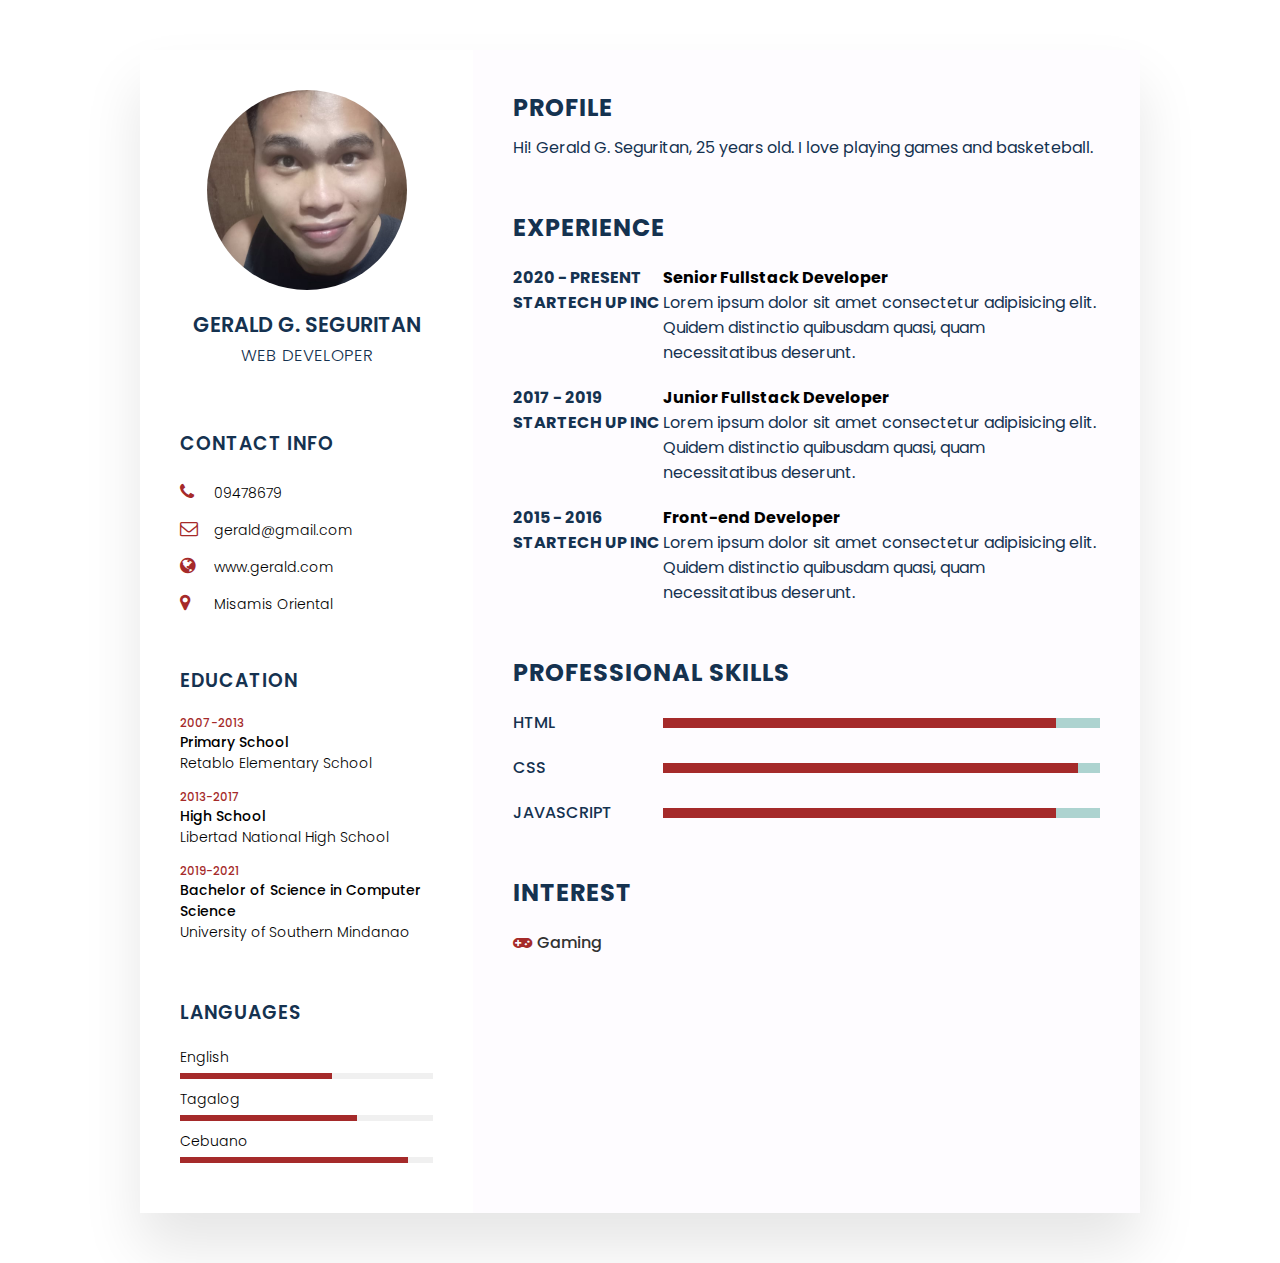
<file: resume1/index.html>
<!DOCTYPE html>
<html lang="en">
<html>
    <meta charset="UTF-8">
    <meta http-equiv="X-UA-Compatible" content="IE=edge">
    <meta name="viewport" content="width=device-width, initial-scale=1.0">
    <title>Resume</title>
    <link rel="stylesheet" href="https://cdnjs.cloudflare.com/ajax/libs/font-awesome/4.7.0/css/font-awesome.css" integrity="sha512-5A8nwdMOWrSz20fDsjczgUidUBR8liPYU+WymTZP1lmY9G6Oc7HlZv156XqnsgNUzTyMefFTcsFH/tnJE/+xBg==" crossorigin="anonymous" referrerpolicy="no-referrer" />
    <link rel="stylesheet" href="styles.css">
</html>
</head>
<body>
<div class="container">
    <div class="left_Side">
        <div class="profileText">
        <div class="imgBx">
            <img src="img.jpg">
    </div>
        <h2>Gerald G. Seguritan<br><span>Web Developer</span></h2>
    </div>

        <div class="contactInfo">
        <h3 class="title">Contact Info</h3>
<ul>
   <li>
       <span class="icon"><i class="fa fa-phone" aria-hidden="true"></i></span>
       <span class="text">09478679</span>
   </li>
   <li>
    <span class="icon"><i class="fa fa-envelope-o" aria-hidden="true"></i></span>
    <span class="email">gerald@gmail.com</span>
</li>
<li>
<span class="icon"><i class="fa fa-globe" aria-hidden="true"></i></span>
<span class="website">www.gerald.com</span>
</li>
<li>
    <span class="icon"><i class="fa fa-map-marker" aria-hidden="true"></i></span>
    <span class="location">Misamis Oriental</span>
</li>
</ul>
        </div>
        <div class="contactInfo education">
            <h3 class="title">Education</h3>
<ul>
   <li>
       <h5>2007-2013</h5>
       <h4>Primary School</h4>
       <h4>Retablo Elementary School
    </h4>
   </li>
   <li>
    <h5>2013-2017</h5>
    <h4>High School</h4>
    <h4>Libertad National High School </h4>
</li>

<li>
    <h5>2019-2021</h5>
    <h4>Bachelor of Science in Computer Science</h4>
    <h4>University of Southern Mindanao</h4>
</li>
</ul>
  </div>

  <div class="contactInfo language">
    <h3 class="title">Languages</h3>
<ul>
<li>
    <span class="text">English</span>
    <span class="percent">
    <div style="width: 60%;"></div>
</span>
</li>
<li>
    <span class="text">Tagalog</span>
    <span class="percent">
    <div style="width: 70%;"></div>
</span>
</li>
<li>
    <span class="text">Cebuano</span>
    <span class="percent">
    <div style="width: 90%;"></div>
</span>
</li>

</ul>
    </div>
    </div>

    <div class="right_Side">
        <div class="about">
            <h2 class="title2">Profile</h2>
            <P>Hi! Gerald G. Seguritan, 25 years old. I love playing games and basketeball. </P>
        </div>
        <div class="about">
        <h2 class="title2">Experience</h2>
        <div class="box">
        <div class="year_company">
        <h5>2020 - Present</h5>
        <h5>StarTech up Inc</h5>
        </div>
        <div class="text">
        <h4>Senior Fullstack Developer</h4>
        <p>Lorem ipsum dolor sit amet consectetur adipisicing elit. Quidem distinctio quibusdam quasi, quam necessitatibus deserunt. </p>
        </div>
        </div>
        <div class="box">
            <div class="year_company">
            <h5>2017 - 2019</h5>
            <h5>StarTech up Inc</h5>
            </div>
            <div class="text">
            <h4>Junior Fullstack Developer</h4>
            <p>Lorem ipsum dolor sit amet consectetur adipisicing elit. Quidem distinctio quibusdam quasi, quam necessitatibus deserunt. </p>
            </div>
            </div>
            <div class="box">
                <div class="year_company">
                <h5>2015 - 2016</h5>
                <h5>StarTech up Inc</h5>
                </div>
                <div class="text">
                <h4>Front-end Developer</h4>
                <p>Lorem ipsum dolor sit amet consectetur adipisicing elit. Quidem distinctio quibusdam quasi, quam necessitatibus deserunt. </p>
                </div>
                </div>
                </div>
        <div class="about skills">
            <h2 class="title2">Professional Skills</h2>
            <div class="box">
                <h4>HTML</h4>
                <div class="percent">
                    <div style="width: 90%;"></div>
                </div>
            </div>
            <div class="box">
                <h4>CSS</h4>
                <div class="percent">
                    <div style="width: 95%;"></div>
                </div>
            </div>
            <div class="box">
                <h4>JavaScript</h4>
                <div class="percent">
                    <div style="width: 90%;"></div>
                </div>
            </div>
     </div>

     <div class="about interest">
        <h2 class="title2">Interest</h2>
<ul>
    <li><i class="fa fa-gamepad" aria-hidden="true"></i>
        Gaming</li>
   
     </div>


</div>
</div>
</body>
</html>
</file>
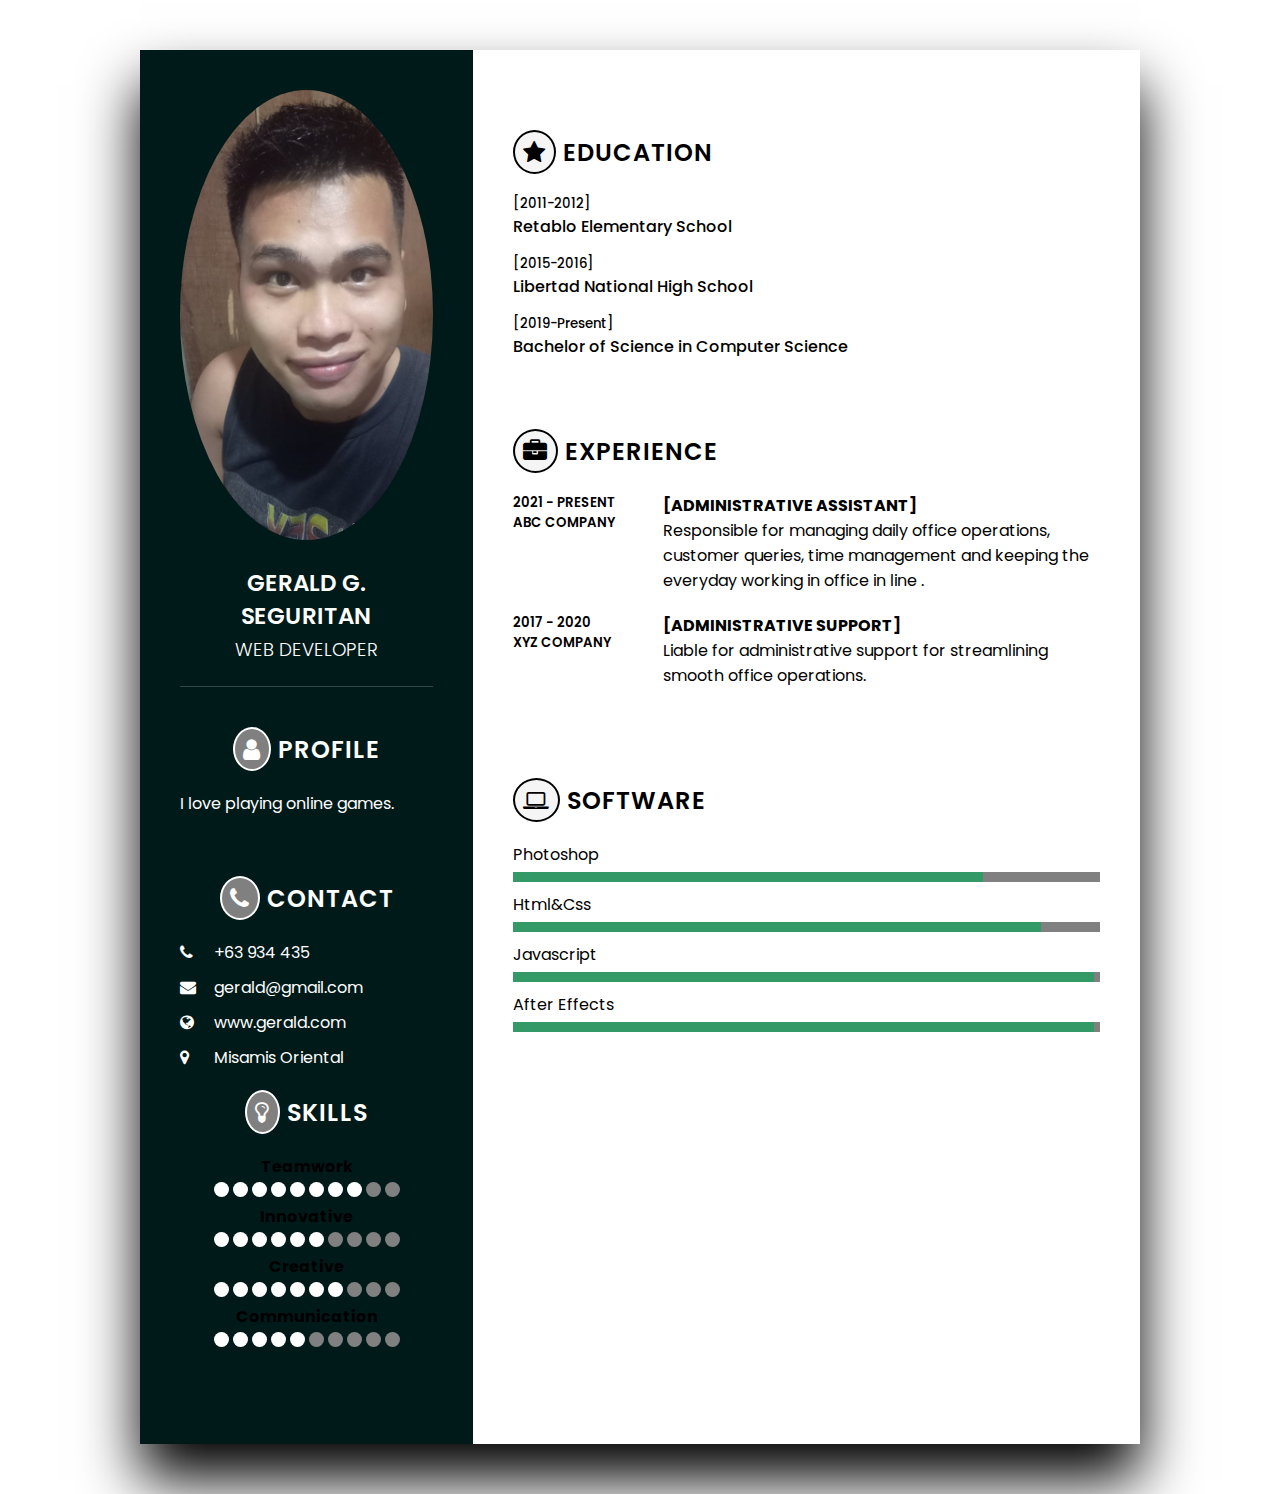
<file: resume2/index.html>
<!DOCTYPE html>
<html>
<title>Resume 2</title>
<meta name="viewport" content="width=device-width, initial-scale=1">
<link rel="stylesheet" href="style.css">
<link rel="stylesheet" href="https://cdnjs.cloudflare.com/ajax/libs/font-awesome/4.7.0/css/font-awesome.css" integrity="sha512-5A8nwdMOWrSz20fDsjczgUidUBR8liPYU+WymTZP1lmY9G6Oc7HlZv156XqnsgNUzTyMefFTcsFH/tnJE/+xBg==" crossorigin="anonymous" referrerpolicy="no-referrer" />
<body>
  <div class="container">
    <div class="left_Side">
      <div class="profileText">
       <div class="img">
        <img src="img.jpg">
       </div>
       <h2> Gerald G. Seguritan<br><span>Web Developer</span></h2>
    </div>
     
    <div class="contactInfo">
      <h2 class="title"><i class="fa fa-user" aria-hidden="true"></i> Profile</h2>
      <p>I love playing online games.</p>
    </div>
    <div class="contactInfo">
      <h2 class="title"><i class="fa fa-phone" aria-hidden="true"></i> Contact</h2>
      <ul>
        <li>
          <span class="icon"><i class="fa fa-phone" aria-hidden="true"></i></span>
          <span class="txt">+63 934 435</span>
        </li>
        <li>
          <span class="icon"><i class="fa fa-envelope" aria-hidden="true"></i></span>
          <span class="txt">gerald@gmail.com</span>
        </li>
        <li>
          <span class="icon"><i class="fa fa-globe" aria-hidden="true"></i></span>
          <span class="txt">www.gerald.com</span>
        </li>
        <li>
          <span class="icon"><i class="fa fa-map-marker" aria-hidden="true"></i></span>
          <span class="txt">Misamis Oriental</span>
        </li>
      </ul>
    </div>
      
       <div class="about skills">
         <h2 class="title"><i class="fa fa-lightbulb-o" aria-hidden="true"></i> Skills</h2>
         <div style="text-align:center">
          <h4>Teamwork</h4>
          <span class="dot"></span>
          <span class="dot"></span>
          <span class="dot"></span>
          <span class="dot"></span>
          <span class="dot"></span>
          <span class="dot"></span>
          <span class="dot"></span>
          <span class="dot"></span>
          <span class="dot1"></span>
          <span class="dot1"></span>
        </div>
         <div style="text-align:center">
          <h4>Innovative</h4>
          <span class="dot"></span>
          <span class="dot"></span>
          <span class="dot"></span>
          <span class="dot"></span>
          <span class="dot"></span>
          <span class="dot"></span>
          <span class="dot1"></span>
          <span class="dot1"></span>
          <span class="dot1"></span>
          <span class="dot1"></span>
        </div>
        <div style="text-align:center">
          <h4>Creative</h4>
          <span class="dot"></span>
          <span class="dot"></span>
          <span class="dot"></span>
          <span class="dot"></span>
          <span class="dot"></span>
          <span class="dot"></span>
          <span class="dot"></span>
          <span class="dot1"></span>
          <span class="dot1"></span>
          <span class="dot1"></span>
        </div>
         <div style="text-align:center">
          <h4>Communication</h4>
          <span class="dot"></span>
          <span class="dot"></span>
          <span class="dot"></span>
          <span class="dot"></span>
          <span class="dot"></span>
          <span class="dot1"></span>
          <span class="dot1"></span>
          <span class="dot1"></span>
          <span class="dot1"></span>
          <span class="dot1"></span>
        </div>
       </div>
</div>

    <div class="right_Side">

<div class="contactInfo education">
       <h2 class="title2"><i class="fa fa-star" aria-hidden="true"></i> Education</h2>
        <ul>
         <li>
          <h5>[2011-2012]</h5>
          <h4>Retablo Elementary School</h4>
          <h4></h4>
         </li>
        <li>
          <h5>[2015-2016]</h5>
          <h4>Libertad National High School </h4>
          <h4></h4>
        </li>
       
        <li>
          <h5>[2019-Present]</h5>
          <h4>Bachelor of Science in Computer Science</h4>
          <h4>University of Southern Mindanao</h4>
          <h4>Kabacan, Cotabato</h4>
        </li>
      </ul>
    </div>
      
      <div class="about">
      <h2 class="title2"><i class="fa fa-briefcase" aria-hidden="true"></i> Experience</h2>
      <div class="box">
        <div class="year_company">
          <h5>2021 - Present</h5>
          <h5>ABC COMPANY </h5>
        </div>
        <div class="text">
          <h4>[ADMINISTRATIVE ASSISTANT]</h4>
          <p>Responsible for managing daily office operations, customer queries, time management and keeping the everyday working in office in line .</p>
        </div>
      </div>
      <div class="box">
        <div class="year_company">
          <h5>2017 - 2020</h5>
          <h5>XYZ COMPANY </h5>
        </div>
        <div class="text">
          <h4>[ADMINISTRATIVE SUPPORT]</h4>
          <p>Liable for administrative support for streamlining smooth office operations.</p>
        </div>
      </div>
      </div>
       
        <div class="contactInfo language">
    <h2 class="title2"><i class="fa fa-laptop" aria-hidden="true"></i> Software</h2>
      <ul>
        <li>
          <span class="text">Photoshop</span>
          <span class="percent">
            <div style="width: 80%;"></div>
          </span>

        </li>
         <li>
          <span class="text">Html&Css</span>
          <span class="percent">
            <div style="width: 90%;"></div>
          </span>
        </li>
         <li>
          <span class="text">Javascript</span>
          <span class="percent">
            <div style="width: 99%;"></div>
          </span>
        </li>
        <li>
          <span class="text">After Effects</span>
          <span class="percent">
            <div style="width: 99%;"></div>
          </span>
        </li>
      </ul>
  </div>

       
    </div>
    
  </div>


</body>
</html>
</file>
<file: resume1/styles.css>
@import url('https://fonts.googleapis.com/css2?family=Poppins:wght@100;300;400;600&display=swap');
*
{
    margin: 0;
    padding: 0;
    box-sizing: border-box;
    font-family: 'Poppins', sans-serif;
}
body{
    background: linear-gradient(
        35deg,
        #ccffff,
        #FFAEBC,
    );
    display: flex;
    justify-content: center;
align-items: center;
min-height: 100vh;
}
.container{
    position: relative;
    width: 100%;
    max-width: 1000px;
    min-height: 1000px;
    background-color: brown;
    margin: 50px;
    display: grid;
    grid-template-columns: 1fr 2fr;
    box-shadow: 0 35px 55px rgba(0,0,0,0.1);

}
.container .left_Side{
    position: relative;
    background: #ffffff;
    padding: 40px;
}
.profileText{
    position: relative;
    display: flex;
    flex-direction: column;
    align-items: center;
    padding-bottom: 20px;
    border-bottom: 1px solid rgba(255,255,255,0.2);
}
.profileText .imgBx{
    position: relative;
    width: 200px;
    height: 200px;
    border-radius: 50%;
    overflow: hidden;
}
.profileText .imgBx img{
    position: absolute;
    top: 0;
    left: 0;
    width: 200px;
    height: 200px;
    object-fit: cover;
}
.profileText h2{
color: #153250;
font-size: 1.3em;
margin-top: 20px;
text-transform: uppercase;
text-align: center;
font-weight: 600;
line-height: 1.4;
}
.profileText h2 span
{
    font-size: 0.8em;
    font-weight: 300;
}
.contactInfo {
    padding-top: 40px;
}
.title {
    color: #153250;
text-transform: uppercase;
font-weight: 600;
letter-spacing: 1px;
margin-bottom: 20px;
}
.contactInfo ul{
    position: relative;
    font-size: 14px;
}
.contactInfo ul li{
    position: relative;
    list-style-type: none;
    margin: 10px 0;
    cursor: pointer;
}
.contactInfo ul li .icon {
display: inline-block;
width: 30px;
font-size: 18px;
color: brown;
}
.contactInfo ul li span{
    color: #000000;
    font-weight: 300;
}
.contactInfo.education li{
    margin-bottom: 15px;
}
.contactInfo.education h5{
    color: brown;
    font-weight: 500;
}
.contactInfo.education h4:nth-child(2){
    color: #000000;
    font-weight: 500;
}
.contactInfo.education h4{
    color: #000000;
    font-weight: 300;
}
.contactInfo.language .percent{
    position: relative;
width: 100%;
height: 6px;
background: #f0f0f0;
display: block;
margin-top: 5px;
}
.contactInfo.language .percent div
{
    position: absolute;
    top: 0;
    left: 0;
    height: 100%;
    background: brown;
}  
.container .right_Side{
    position: relative;
    background: #FEFCFF ;
    padding: 40px; 
}
.about{
   margin-bottom: 50px;
}
.title2{
    color: #153250;
}
.about:last-child{
    margin-bottom: 0;
}
.title2{
    color: #153250;
    text-transform: uppercase;
    letter-spacing: 1px;
    margin-bottom: 10px;
}
p{
    color: #153250;
}
.about .box{
    display: flex;
    flex-direction: row;
    margin: 20px 0;
}
.about .box .year_company{
    min-width: 150px;
}
.about .box .year_company h5{
    text-transform: uppercase;
    color: #153250;
    font-size: 16px;
}
.skills .box{
    position: relative;
    width: 100%;
    display: grid;
    grid-template-columns: 150px 1fr;
    justify-content: center;
    align-items: center;
}
.skills .box h4{
    text-transform: uppercase;
    color:#153250;
    font-weight: 500;
}
.skills .box .percent{
    position: relative;
    width: 100%;
    height: 10px;
    background: #ADD3D0;
}
.skills .box .percent div{
    position:absolute;
    top: 0;
    left: 0;
    height: 100%;
    background: brown;
}
.interest ul{
    display: grid;
    grid-template-columns: repeat(4,1fr);
}
.interest ul li{
    list-style: none;
    color: #333;
    font-weight: 500;
    margin: 10px 0;
}
.interest ul li .fa{
    color:  brown;
    font-size: 18px;
    width: 20px;
}
@media (max-width: 1000px)
{
    .container{
        margin: 10px;
        grid-template-columns: repeat(1,1fr);
    }
    .interest ul{
        grid-template-columns: repeat(2,1fr);
    }
}

@media (max-width: 600px)
{
    .about .box{
        flex-direction: column;
    }
    .about .box .year_company{
        margin-bottom: 5px;
    }
    .interest ul{
        grid-template-columns: repeat(1,1fr);
    }
    .skills .box{
        grid-template-columns: repeat(1,1fr);
    }
}
</file>
<file: resume2/style.css>
@import url('https://fonts.googleapis.com/css?family=Poppins:200,300,400,500,600,700,800,900&display=swap');
*
{
 margin: 0;
 padding: 0;
 box-sizing: border-box;
 font-family: "Poppins", sans-serif;
}
body
{
 background: white;
 display: flex;
 justify-content: center;
 align-items: center;
 min-height: 100vh;
}
.container
{
 position: relative;
 width: 100%;
 max-width: 1000px;
 min-height: 1000px;
 background: Black;
 margin: 50px;
 display: grid;
 grid-template-columns: 1fr 2fr;
 box-shadow: 0 35px 55px rgba(0,0,0.1);
}
.container .left_Side
{
 position: relative;
 background: #001a1a;
 padding: 40px;
}
img
{
  
  width: 100%;
  border: 1px;
  border-radius:50%;
  background: #009999;
}


.profileText
{
 position: relative;
 display: flex;
 flex-direction: column;
 align-items: center;
 padding-bottom: 20px;
 border-bottom: 1px solid rgba(255,255,255,0.2)
}
.profileText .imgBx
{
 position: relative;
 width: 200px;
 height: 200px;
 border-radius: 50%;
 overflow: hidden; 
}
.profileText .imgBx img
{
 position: absolute;
 top: 0;
 left: 0;
 width: 100%;
 height: 100%;
 object-fit: cover;
 border: 3px solid black;
 border-radius: 50%;
 padding: 8px;
}
.profileText h2 
{
 color: white;
 font-size: 23px;
 margin-top: 20px;
 text-transform: uppercase;
 text-align: center;
 font-weight: 600;
 line-height: 1.4em;
}
.profileText h2 span
{
 font-size: 0.8em;
 font-weight: 300;
 
}
.contactInfo
{
 padding-top: 40px;
 margin-bottom: 20px;
 color: white;
}
.title
{
 color: white;
 text-transform: uppercase;
 font-weight: 600;
 letter-spacing: 1px;
 margin-bottom: 20px;
 text-align: center;
}
.contactInfo ul
{
 position: relative;
}
.contactInfo ul li
{
 position: relative;
 list-style: none;
 margin: 10px 0;
cursor: pointer;
}
.title i {
  background-color: grey;
  border-radius: 50%;
  padding: 10px;
  border: 2px solid white;
 border-radius: 50%;
 padding: 8px;
}
.title2 i {
  background-color: whitesmoke;
  border-radius: 50%;
  padding: 10px;
  border: 2px solid black;
 border-radius: 50%;
 padding: 8px;
}
.contactInfo ul li .icon
{
 display: inline-block;
 width: 30px;
 height: 18px;
 color: white;
}
.contactInfo ul li span
{
 color: wh;
 font-size: 16px;
}
.contactInfo.education li
{
 margin-bottom: 15px;
}
.contactInfo.education h5
{
 color: black;
 font-weight: 500;
}
.contactInfo.education h4:nth-child(2)
{
 color: black;
 font-weight: 500;
}
.contactInfo.education h4:nth-child(3)
{
 color: white;
 font-weight: 500;
}
.contactInfo.education h4
{
 color:white;
 font-weight: 300;
}
.contactInfo.language .percent
{
 position: relative;
 width: 100%;
height: 10px;
background: grey;
display: block;
margin-top: 5px;
}
.contactInfo.language
{
 
color: black;
}
.contactInfo.language .percent div
{
 position: absolute;
 top: 0;
 left: 0;
 height: 100%;
 background: #339966;
}
.container .right_Side
{
 position: relative;
 background: white;
 padding: 40px;
}
.about
{
 margin-bottom: 50px;
}
.about.last-child
{
 margin-bottom: 0;
}
.title2
{
 color:black;
 text-transform: uppercase;
 font-weight: 600;
 letter-spacing: 1px;
 margin-bottom: 20px;
}

.about .title2 .text p
{
 color: white;
}
.about .box
{
 display: flex;
 flex-direction: row;
 margin: 20px 0;
}
.about .box .year_company
{
 min-width: 150px;
}
.about .box .year_company h5
{
 text-transform: uppercase;
 color: black;
 font-weight: 600;
}
.about .box .text h4
{
 text-transform: uppercase;
 color: black;
 font-size: 16px;
}
.skills .box
{
 position: relative;
 width: 100%;
 display: grid;
 grid-template-columns: 150px 1fr;
 justify-content: center;
 align-items: center;
}

.skills .box h4
{
 text-transform: uppercase;
 color: whitesmoke;
 font-weight: 500;
}
.about .skills .h4
{
  color: black;
}
.dot 
{
  height: 15px;
  width: 15px;
  background-color: white;
  border-radius: 50%;
  display: inline-block;
}
.dot1 
{
  height: 15px;
  width: 15px;
  background-color: grey;
  border-radius: 50%;
  display: inline-block;
}
.interest ul
{
 display: grid;
 grid-template-columns: repeat(4, 1fr);
}
.interest ul li
{
 list-style: none;
 color: whitesmoke;
 font-weight: 500;
 margin: 10px 0;
}
.interest ul li .fa
{
 color: pink;
 font-size: 18px;
 width: 20px;
}
@media (max-width: 1000px)
{
.container
{
 margin: 10px;
 grid-template-columns: repeat(1,1fr);
}
.interest ul
{
 grid-template-columns: repeat(2,1fr);
}
}

@media (max-width: 600px)
{
 .about .box
 {
 flex-direction: column;
 }
 .about .box .year_company 
 {
    margin-bottom: 5px;
}
.interest ul
{
 grid-template-columns: repeat(1,1fr);
}
.skills .box
{
 grid-template-columns: repeat(1,1fr);
}
}
</file>
